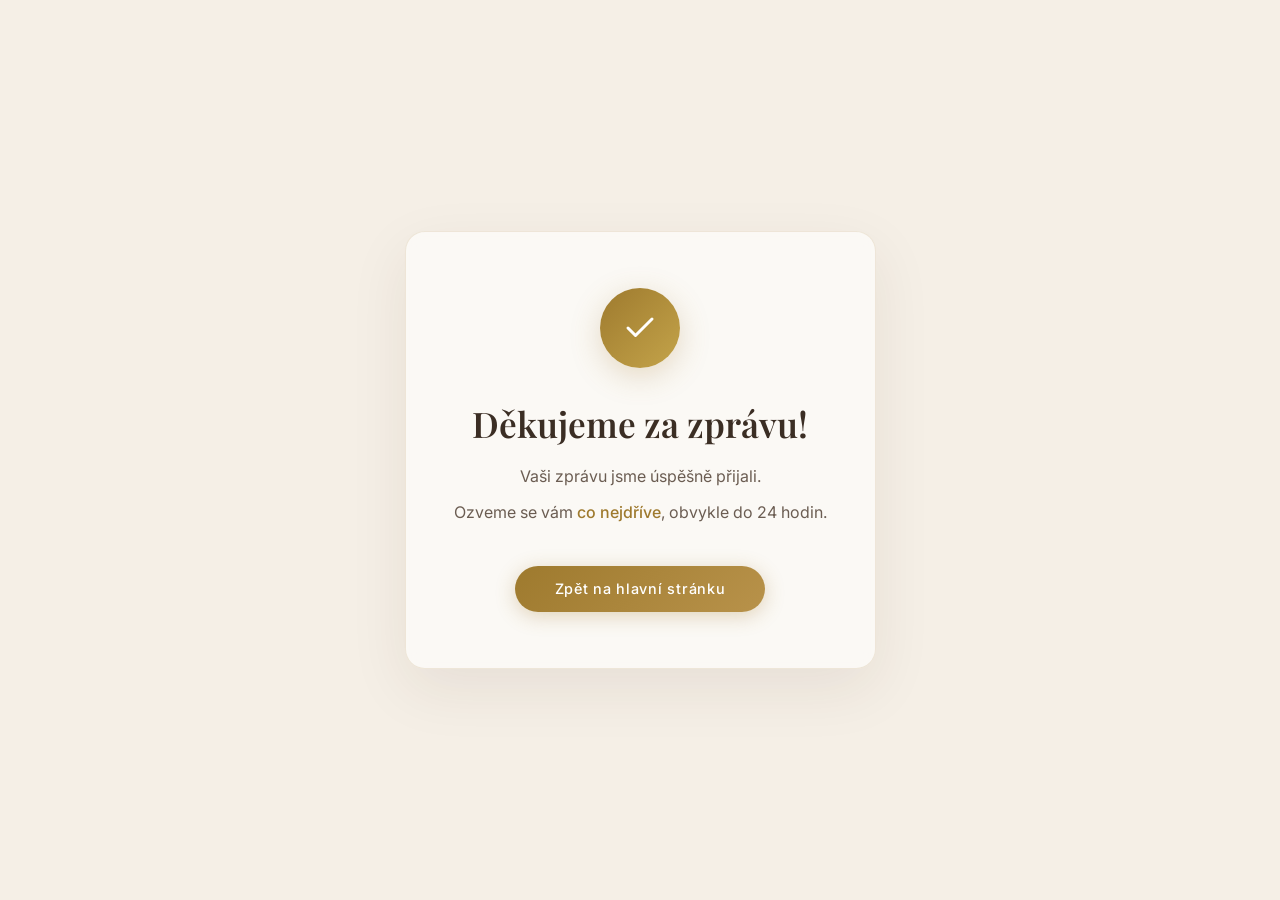
<file: dekujeme.html>
<!DOCTYPE html>
<html lang="cs">

<head>
    <meta charset="UTF-8">
    <meta name="viewport" content="width=device-width, initial-scale=1.0">
    <title>Děkujeme za zprávu | Apartmán nad sklípkem</title>
    <meta name="robots" content="noindex, nofollow">
    <link rel="icon" type="image/svg+xml"
        href="data:image/svg+xml,%3Csvg xmlns='http://www.w3.org/2000/svg' viewBox='0 0 32 32'%3E%3Cpath d='M10 4h12l-2 10a4 4 0 01-4 4 4 4 0 01-4-4L10 4z' fill='%239e7a2e'/%3E%3Crect x='15' y='18' width='2' height='8' fill='%239e7a2e'/%3E%3Crect x='11' y='26' width='10' height='2' rx='1' fill='%239e7a2e'/%3E%3C/svg%3E">
    <link rel="preconnect" href="https://fonts.googleapis.com">
    <link rel="preconnect" href="https://fonts.gstatic.com" crossorigin>
    <link
        href="https://fonts.googleapis.com/css2?family=Playfair+Display:wght@400;500;600;700&family=Inter:wght@300;400;500&display=swap"
        rel="stylesheet">
    <style>
        * {
            margin: 0;
            padding: 0;
            box-sizing: border-box;
        }

        body {
            font-family: 'Inter', sans-serif;
            background: #f5efe6;
            color: #3b2e24;
            min-height: 100vh;
            display: flex;
            align-items: center;
            justify-content: center;
            padding: 2rem;
        }

        .card {
            text-align: center;
            max-width: 560px;
            background: rgba(255, 255, 255, 0.6);
            border: 1px solid rgba(158, 122, 46, 0.15);
            border-radius: 20px;
            padding: 3.5rem 3rem;
            box-shadow: 0 20px 60px rgba(60, 40, 20, 0.08);
            backdrop-filter: blur(8px);
            animation: fadeUp 0.8s ease-out;
        }

        .icon {
            width: 80px;
            height: 80px;
            margin: 0 auto 2rem;
            background: linear-gradient(135deg, #9e7a2e 0%, #c4a44a 100%);
            border-radius: 50%;
            display: flex;
            align-items: center;
            justify-content: center;
            box-shadow: 0 8px 30px rgba(158, 122, 46, 0.25);
        }

        .icon svg {
            width: 36px;
            height: 36px;
            stroke: #fff;
            fill: none;
            stroke-width: 2;
        }

        h1 {
            font-family: 'Playfair Display', serif;
            font-size: clamp(1.6rem, 4vw, 2.2rem);
            font-weight: 600;
            margin-bottom: 1rem;
            color: #3b2e24;
        }

        p {
            font-size: 1rem;
            line-height: 1.7;
            color: #6b5d52;
            margin-bottom: 0.5rem;
        }

        .highlight {
            color: #9e7a2e;
            font-weight: 500;
        }

        .btn {
            display: inline-block;
            margin-top: 2rem;
            padding: 0.9rem 2.5rem;
            background: linear-gradient(135deg, #9e7a2e 0%, #b8924a 100%);
            color: #fff;
            text-decoration: none;
            border-radius: 50px;
            font-size: 0.9rem;
            font-weight: 500;
            letter-spacing: 0.05em;
            transition: all 0.3s ease;
            box-shadow: 0 4px 20px rgba(158, 122, 46, 0.3);
        }

        .btn:hover {
            transform: translateY(-2px);
            box-shadow: 0 8px 30px rgba(158, 122, 46, 0.4);
        }

        @keyframes fadeUp {
            from {
                opacity: 0;
                transform: translateY(30px);
            }

            to {
                opacity: 1;
                transform: translateY(0);
            }
        }
    </style>
</head>

<body>
    <div class="card">
        <div class="icon">
            <svg viewBox="0 0 24 24">
                <path d="M20 6L9 17l-5-5" stroke-linecap="round" stroke-linejoin="round" />
            </svg>
        </div>
        <h1>Děkujeme za zprávu!</h1>
        <p>Vaši zprávu jsme úspěšně přijali.</p>
        <p>Ozveme se vám <span class="highlight">co nejdříve</span>, obvykle do 24 hodin.</p>
        <a href="index.html" class="btn">Zpět na hlavní stránku</a>
    </div>
</body>

</html>
</file>
